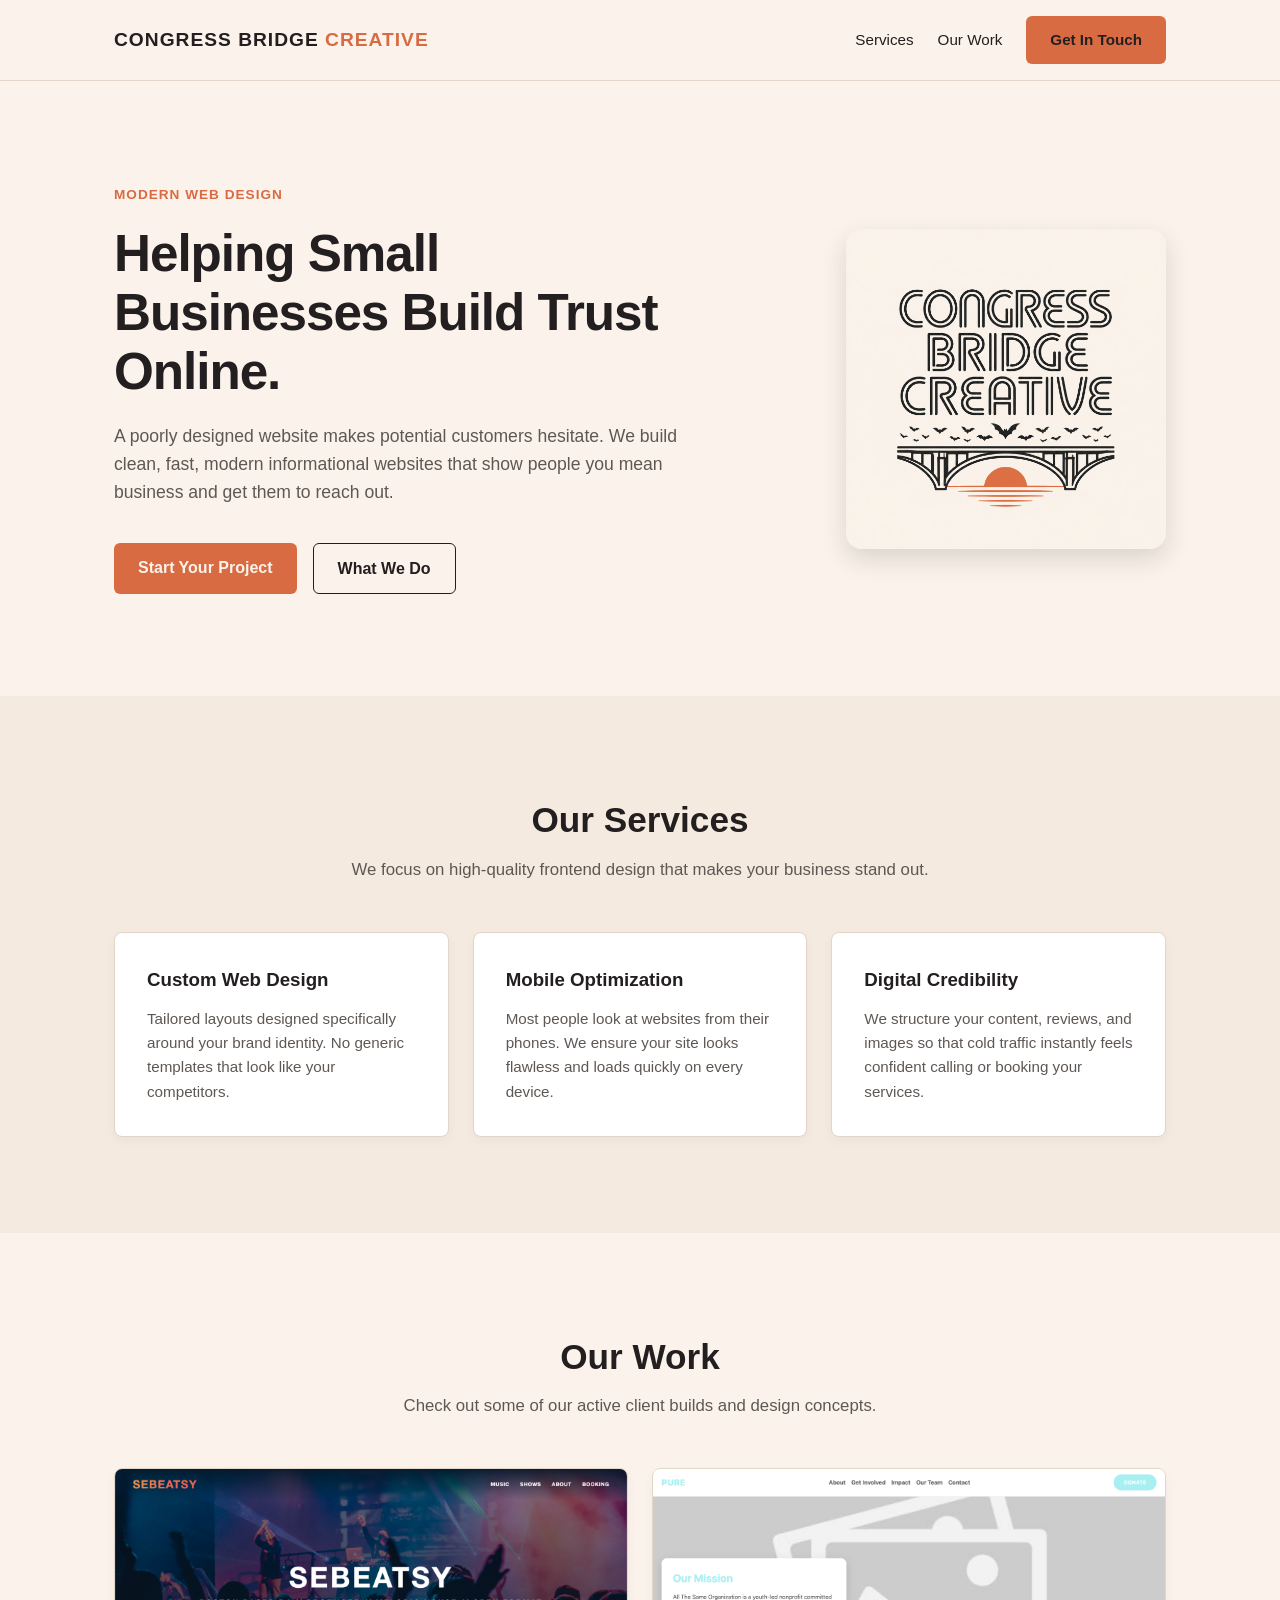
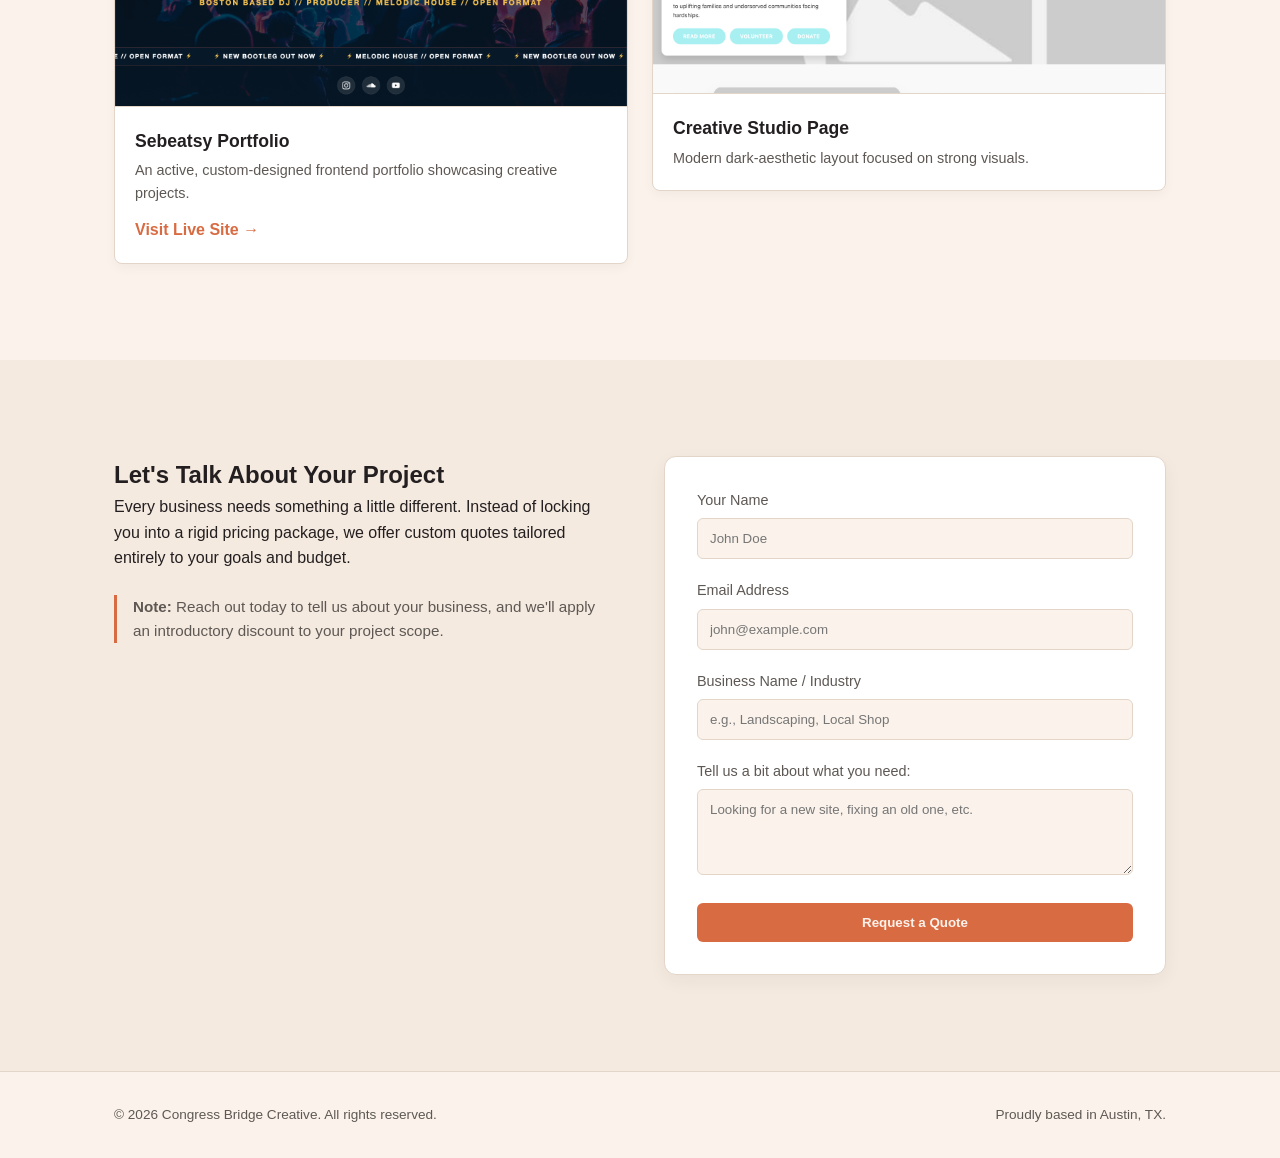
<file: index.html>
<!DOCTYPE html>
<html lang="en">
<head>
    <meta charset="UTF-8">
    <meta name="viewport" content="width=device-width, initial-scale=1.0">
    <title>Congress Bridge Creative | Web Design & Development</title>
    <link rel="stylesheet" href="style.css">
</head>
<body>

    <nav class="navbar">
        <div class="nav-container">
            <div class="logo-text">CONGRESS BRIDGE <span>CREATIVE</span></div>
            <ul class="nav-links">
                <li><a href="#services">Services</a></li>
                <li><a href="#work">Our Work</a></li>
                <li><a href="#contact" class="btn-primary">Get In Touch</a></li>
            </ul>
        </div>
    </nav>

    <header class="hero">
        <div class="hero-container container">
            <div class="hero-content">
                <span class="badge">Modern Web Design</span>
                <h1>Helping Small Businesses Build Trust Online.</h1>
                <p>A poorly designed website makes potential customers hesitate. We build clean, fast, modern informational websites that show people you mean business and get them to reach out.</p>
                <div class="hero-cta">
                    <a href="#contact" class="btn-primary">Start Your Project</a>
                    <a href="#services" class="btn-secondary">What We Do</a>
                </div>
            </div>
            <div class="hero-logo-zone">
                <img src="media/CongressBridgeCreativeLogo.PNG" alt="Congress Bridge Creative Logo" class="floating-logo">
            </div>
        </div>
    </header>

    <section id="services" class="services">
        <div class="container">
            <div class="section-title">
                <h2>Our Services</h2>
                <p>We focus on high-quality frontend design that makes your business stand out.</p>
            </div>
            <div class="services-grid">
                <div class="service-card">
                    <h3>Custom Web Design</h3>
                    <p>Tailored layouts designed specifically around your brand identity. No generic templates that look like your competitors.</p>
                </div>
                <div class="service-card">
                    <h3>Mobile Optimization</h3>
                    <p>Most people look at websites from their phones. We ensure your site looks flawless and loads quickly on every device.</p>
                </div>
                <div class="service-card">
                    <h3>Digital Credibility</h3>
                    <p>We structure your content, reviews, and images so that cold traffic instantly feels confident calling or booking your services.</p>
                </div>
            </div>
        </div>
    </section>

    <section id="work" class="portfolio">
        <div class="container">
            <div class="section-title">
                <h2>Our Work</h2>
                <p>Check out some of our active client builds and design concepts.</p>
            </div>
            <div class="portfolio-grid">
                <!-- Sebeatsy Live Customer Card -->
                <div class="portfolio-item">
                    <img src="media/websitescale.png" alt="Sebeatsy Portfolio Website" class="port-img-mock">
                    <div class="port-info">
                        <h4>Sebeatsy Portfolio</h4>
                        <p>An active, custom-designed frontend portfolio showcasing creative projects.</p>
                        <a href="https://sebeatsy.github.io/website/" target="_blank" rel="noopener noreferrer" class="client-link" style="color: var(--primary-orange); text-decoration: none; font-weight: 600; display: inline-block; margin-top: 0.75rem;">Visit Live Site &rarr;</a>
                    </div>
                </div>
                <!-- Concept Card -->
                <div class="portfolio-item">
                    <img src="media/Portfolio.png" alt="Portfolio Design Concept" class="port-img-mock">
                    <div class="port-info">
                        <h4>Creative Studio Page</h4>
                        <p>Modern dark-aesthetic layout focused on strong visuals.</p>
                    </div>
                </div>
            </div>
        </div>
    </section>

    <section id="contact" class="contact-section">
        <div class="container">
            <div class="contact-grid">
                <div class="contact-pitch">
                    <h2>Let's Talk About Your Project</h2>
                    <p>Every business needs something a little different. Instead of locking you into a rigid pricing package, we offer custom quotes tailored entirely to your goals and budget.</p>
                    <p class="discount-note"><strong>Note:</strong> Reach out today to tell us about your business, and we'll apply an introductory discount to your project scope.</p>
                </div>
                <div class="contact-form-container">
                    <form id="leadForm" class="contact-form">
                        <input type="hidden" name="access_key" value="767cf9de-5b37-4285-afa8-e82d5ba157d3">
                        
                        <div class="form-group">
                            <label for="name">Your Name</label>
                            <input type="text" id="name" name="name" required placeholder="John Doe">
                        </div>
                        <div class="form-group">
                            <label for="email">Email Address</label>
                            <input type="email" id="email" name="email" required placeholder="john@example.com">
                        </div>
                        <div class="form-group">
                            <label for="bizname">Business Name / Industry</label>
                            <input type="text" id="bizname" name="business_name" placeholder="e.g., Landscaping, Local Shop">
                        </div>
                        <div class="form-group">
                            <label for="message">Tell us a bit about what you need:</label>
                            <textarea id="message" name="message" rows="4" required placeholder="Looking for a new site, fixing an old one, etc."></textarea>
                        </div>
                        <button type="submit" class="btn-primary submit-btn">Request a Quote</button>
                    </form>
                    <div id="formSuccess" class="success-msg hidden">
                        <h3>Message Sent!</h3>
                        <p>Thanks for reaching out. We'll look over your details and get back to you within 24 hours.</p>
                    </div>
                </div>
            </div>
        </div>
    </section>

    <footer>
        <div class="container footer-content">
            <p>&copy; 2026 Congress Bridge Creative. All rights reserved.</p>
            <p>Proudly based in Austin, TX.</p>
        </div>
    </footer>

    <script src="script.js"></script>
</body>
</html>
</file>
<file: style.css>
:root {
    /* Colors sampled directly from IMG_9950.jpg */
    --bg-dark: #fbf3eb;           /* The main logo background cream color */
    --bg-surface: #f5eae0;        /* Slightly darker cream for section depth */
    --bg-card: #ffffff;           /* Clean white for high-contrast text cards */
    --primary-orange: #d96b43;    /* The exact muted sunset orange from the logo */
    --primary-orange-hover: #c25832;
    --text-main: #231f20;         /* The deep charcoal/black from the logo lines */
    --text-muted: #5e5854;        /* Softened charcoal for secondary text */
    --border-color: #e3d5c8;      /* Subtle cream-toned borders */
    --transition: all 0.3s ease;
}

* {
    margin: 0;
    padding: 0;
    box-sizing: border-box;
    scroll-behavior: smooth;
}

body {
    background-color: var(--bg-dark);
    color: var(--text-main);
    font-family: -apple-system, BlinkMacSystemFont, "Segoe UI", Roboto, sans-serif;
    line-height: 1.6;
    overflow-x: hidden; 
    width: 100%;
}

.container {
    max-width: 1100px;
    margin: 0 auto;
    padding: 0 1.5rem; 
    width: 100%;
}

/* UI Elements */
.btn-primary {
    background-color: var(--primary-orange);
    color: #fbf3eb;               /* Keeps button text matching the cream theme */
    padding: 0.75rem 1.5rem;
    border-radius: 6px;
    text-decoration: none;
    font-weight: 600;
    transition: var(--transition);
    border: none;
    cursor: pointer;
    display: inline-block;
    text-align: center;
}

.btn-primary:hover {
    background-color: var(--primary-orange-hover);
}

.btn-secondary {
    background-color: transparent;
    color: var(--text-main);
    padding: 0.75rem 1.5rem;
    border-radius: 6px;
    text-decoration: none;
    font-weight: 600;
    border: 1px solid var(--text-main); /* Match the strong charcoal branding */
    transition: var(--transition);
    display: inline-block;
    text-align: center;
}

.btn-secondary:hover {
    border-color: var(--primary-orange);
    color: var(--primary-orange);
}

.section-title {
    text-align: center;
    margin-bottom: 3rem;
}

.section-title h2 {
    font-size: clamp(1.8rem, 4vw, 2.2rem); 
    margin-bottom: 0.5rem;
}

.section-title p {
    color: var(--text-muted);
    font-size: clamp(0.95rem, 2vw, 1.05rem);
}

/* Navbar */
.navbar {
    background-color: rgba(251, 243, 235, 0.95); /* Semi-transparent logo cream */
    backdrop-filter: blur(8px);
    border-bottom: 1px solid var(--border-color);
    position: sticky;
    top: 0;
    z-index: 100;
    width: 100%;
}

.nav-container {
    display: flex;
    justify-content: space-between;
    align-items: center;
    padding: 1rem 1.5rem;
    max-width: 1100px;
    margin: 0 auto;
}

.logo-text {
    font-weight: 800;
    letter-spacing: 1px;
    font-size: clamp(1rem, 3.5vw, 1.2rem); 
}

.logo-text span {
    color: var(--primary-orange);
}

.nav-links {
    display: flex;
    list-style: none;
    align-items: center;
    gap: 1.5rem;
}

.nav-links a {
    color: var(--text-main);
    text-decoration: none;
    font-size: 0.95rem;
    transition: var(--transition);
}

.nav-links a:hover:not(.btn-primary) {
    color: var(--primary-orange);
}

/* Hero Section */
.hero {
    padding: clamp(4rem, 8vw, 7rem) 0;
    display: flex;
    align-items: center;
    width: 100%;
}

.hero-container {
    display: flex;
    flex-direction: row;
    align-items: center;
    justify-content: space-between;
    gap: 3rem;
    width: 100%;
}

.badge {
    color: var(--primary-orange);
    font-weight: 600;
    font-size: 0.85rem;
    text-transform: uppercase;
    letter-spacing: 1px;
    display: block;
    margin-bottom: 1.25rem;
}

.hero-content {
    flex: 1;
    max-width: 600px; 
    min-width: 280px;
}

.hero-content h1 {
    font-size: clamp(2.2rem, 4.5vw, 3.2rem); 
    line-height: 1.15;
    margin-bottom: 1.25rem;
    letter-spacing: -0.02em;
}

.hero-content p {
    color: var(--text-muted);
    font-size: clamp(1rem, 2vw, 1.1rem);
    margin-bottom: 2.25rem;
}

.hero-cta {
    display: flex;
    flex-wrap: wrap; 
    gap: 1rem;
}

.hero-logo-zone {
    flex: 0 1 320px; 
    display: flex;
    justify-content: center;
    align-items: center;
    min-width: 240px; 
}

.floating-logo {
    width: 100%;
    max-width: 320px;
    height: auto; 
    border-radius: 16px;
    box-shadow: 0 10px 25px rgba(35, 31, 32, 0.15); /* Softer shadow for light mode */
    object-fit: contain;
}

/* Services */
.services {
    background-color: var(--bg-surface);
    padding: clamp(4rem, 8vw, 6rem) 0;
}

.services-grid {
    display: grid;
    grid-template-columns: repeat(auto-fit, minmax(280px, 1fr));
    gap: 1.5rem;
}

.service-card {
    background-color: var(--bg-card);
    padding: 2rem;
    border-radius: 8px;
    border: 1px solid var(--border-color);
    box-shadow: 0 4px 12px rgba(35, 31, 32, 0.04);
}

.service-card h3 {
    margin-bottom: 0.75rem;
}

.service-card p {
    color: var(--text-muted);
    font-size: 0.95rem;
}

/* Portfolio Section */
.portfolio {
    padding: clamp(4rem, 8vw, 6rem) 0;
}

.portfolio-grid {
    display: grid;
    grid-template-columns: repeat(auto-fit, minmax(280px, 1fr));
    gap: 1.5rem;
    align-items: start; 
}

.portfolio-item {
    background-color: var(--bg-card);
    border-radius: 8px;
    overflow: hidden;
    border: 1px solid var(--border-color);
    display: flex;
    flex-direction: column;
    box-shadow: 0 4px 12px rgba(35, 31, 32, 0.04);
}

.port-img-mock {
    width: 100%;
    height: auto; 
    max-height: 400px; 
    background-color: var(--bg-surface); 
    object-fit: contain; 
    border-bottom: 1px solid var(--border-color);
    display: block;
}

.port-info {
    padding: 1.25rem;
}

.port-info h4 {
    color: var(--text-main);
    font-size: 1.1rem;
}

.port-info p {
    color: var(--text-muted);
    font-size: 0.9rem;
    margin-top: 0.25rem;
}

/* Contact Details */
.contact-section {
    background-color: var(--bg-surface);
    padding: clamp(4rem, 8vw, 6rem) 0;
}

.contact-grid {
    display: grid;
    grid-template-columns: 1fr 1fr;
    gap: 3rem;
}

.discount-note {
    margin-top: 1.5rem;
    color: var(--text-muted);
    font-size: 0.95rem;
    border-left: 3px solid var(--primary-orange);
    padding-left: 1rem;
}

.contact-form {
    background-color: var(--bg-card);
    padding: 2rem;
    border-radius: 12px;
    border: 1px solid var(--border-color);
    width: 100%;
    box-shadow: 0 6px 18px rgba(35, 31, 32, 0.05);
}

.form-group {
    margin-bottom: 1.25rem;
}

.form-group label {
    display: block;
    font-size: 0.9rem;
    margin-bottom: 0.4rem;
    color: var(--text-muted);
}

.form-group input, .form-group textarea {
    width: 100%;
    background-color: var(--bg-dark);
    border: 1px solid var(--border-color);
    color: var(--text-main);
    padding: 0.75rem;
    border-radius: 6px;
    font-family: inherit;
}

.form-group input:focus, .form-group textarea:focus {
    outline: none;
    border-color: var(--primary-orange);
}

.submit-btn {
    width: 100%;
}

.hidden {
    display: none !important;
}

.success-msg {
    background-color: var(--bg-card);
    padding: 2.5rem;
    border-radius: 12px;
    border: 1px solid var(--primary-orange);
    text-align: center;
}

/* Footer elements */
footer {
    padding: 2rem 0;
    font-size: 0.85rem;
    color: var(--text-muted);
    border-top: 1px solid var(--border-color);
}

.footer-content {
    display: flex;
    justify-content: space-between;
    gap: 1rem;
}

/* --- Responsive Media Queries --- */
@media (max-width: 850px) {
    .hero-container, .contact-grid {
        flex-direction: column; 
        gap: 2.5rem;
    }
    
    .hero-logo-zone {
        order: -1; 
        flex: 0 1 260px;
    }

    .hero-content {
        text-align: center;
    }

    .hero-cta {
        justify-content: center;
    }

    .discount-note {
        margin-bottom: 1rem;
    }
}

@media (max-width: 550px) {
    .nav-links {
        display: none; 
    }
    
    .hero-cta .btn-primary, 
    .hero-cta .btn-secondary {
        width: 100%; 
    }

    .footer-content {
        flex-direction: column;
        text-align: center;
        gap: 0.5rem;
    }
}
.client-link:hover {
    color: var(--primary-orange-hover) !important;
    text-decoration: underline !important;
}
</file>
